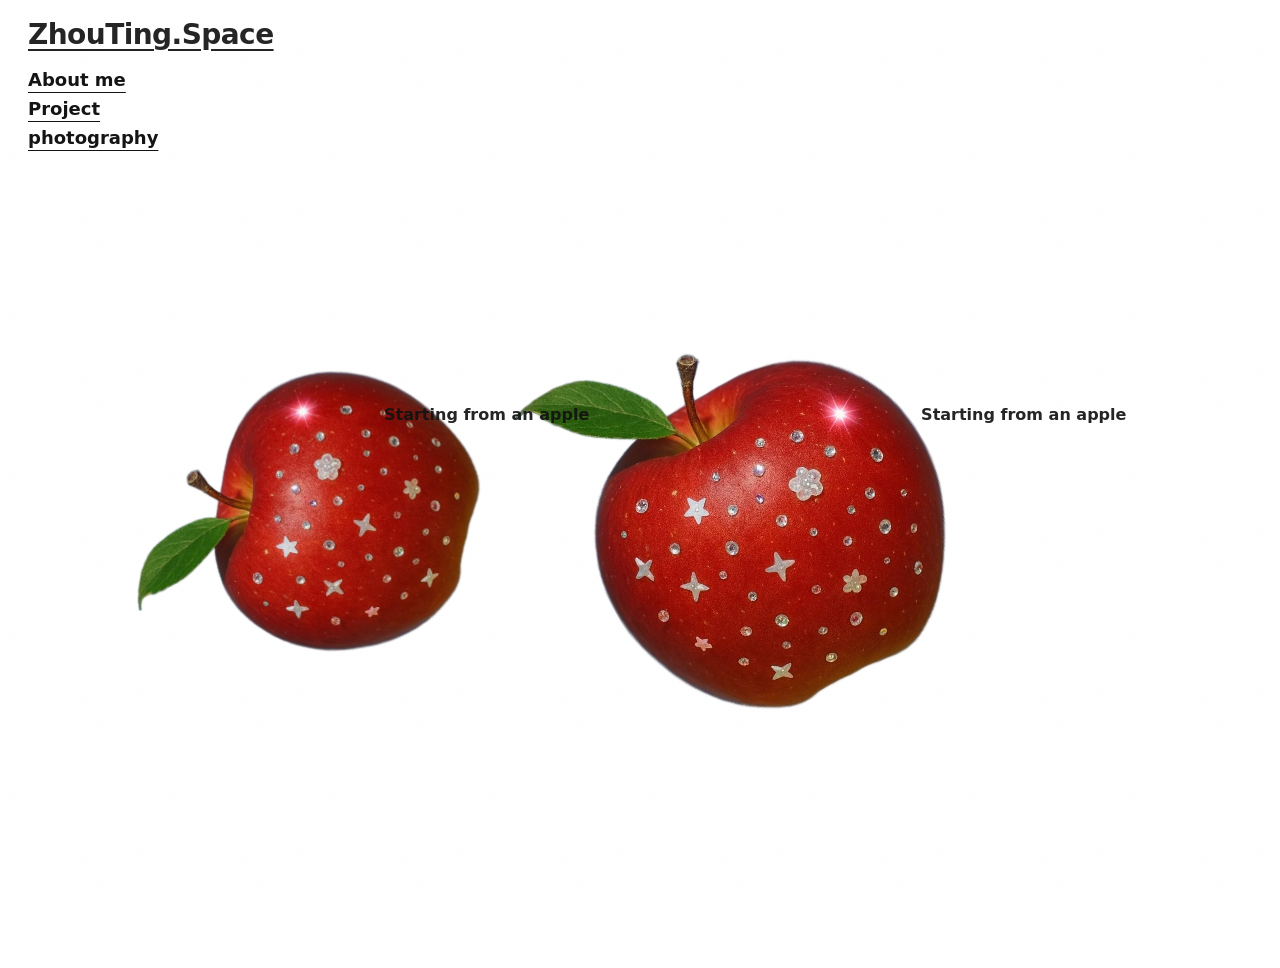
<file: index.html>
<!doctype html>
<html lang="zh-Hans">
  <head>
    <meta charset="UTF-8" />
    <meta name="viewport" content="width=device-width, initial-scale=1.0" />
    <meta name="description" content="个人作品集｜平面设计" />
    <title>Portfolio</title>
    <link rel="preload" href="./assets/avatar.svg" as="image" type="image/svg+xml" />
    <link rel="stylesheet" href="./styles.css" />
  </head>
  <body data-cursor-stage="0" data-home-bounce="1">
    <div class="noise" aria-hidden="true"></div>
    <div class="cursor" aria-hidden="true">
      <div class="cursor__core"></div>
      <img class="cursor__avatar is-apple" src="./assets/cursor-apple-0.svg" alt="" />
      <div class="cursor__label"></div>
    </div>
    <main class="homeDock wrap" data-home-drop="1">
      <aside class="homeDock__nav" aria-label="Navigation">
        <a class="homeDock__brand" href="./index.html" data-cursor="Home">ZhouTing.Space</a>
        <nav class="homeDock__links">
          <a href="./about.html" data-transition="wipe" data-accent="#FFB86B" data-cursor="About">About me</a>
          <a href="./projects.html" data-transition="wipe" data-accent="#B7FF5A" data-cursor="Project">Project</a>
          <a href="./photo.html" data-transition="pulse" data-accent="#7C6CFF" data-cursor="Photo">photography</a>
        </nav>
      </aside>

      <section class="homeDock__stage" aria-label="Home apples">
        <div class="homeDrop">
          <div class="homeDrop__text tL">Starting from an apple</div>
          <div class="homeDrop__text tR">Starting from an apple</div>

          <img class="dropApple mid" src="./assets/projects/apple-full.png" alt="" aria-hidden="true" draggable="false" />
          <img class="dropApple bot" src="./assets/projects/apple-full.png" alt="" aria-hidden="true" draggable="false" />
        </div>
      </section>
    </main>

    <div class="transition" aria-hidden="true">
      <div class="transition__layer"></div>
      <div class="transition__grain"></div>
    </div>

    <script src="./app.js" defer></script>
  </body>
</html>
</file>
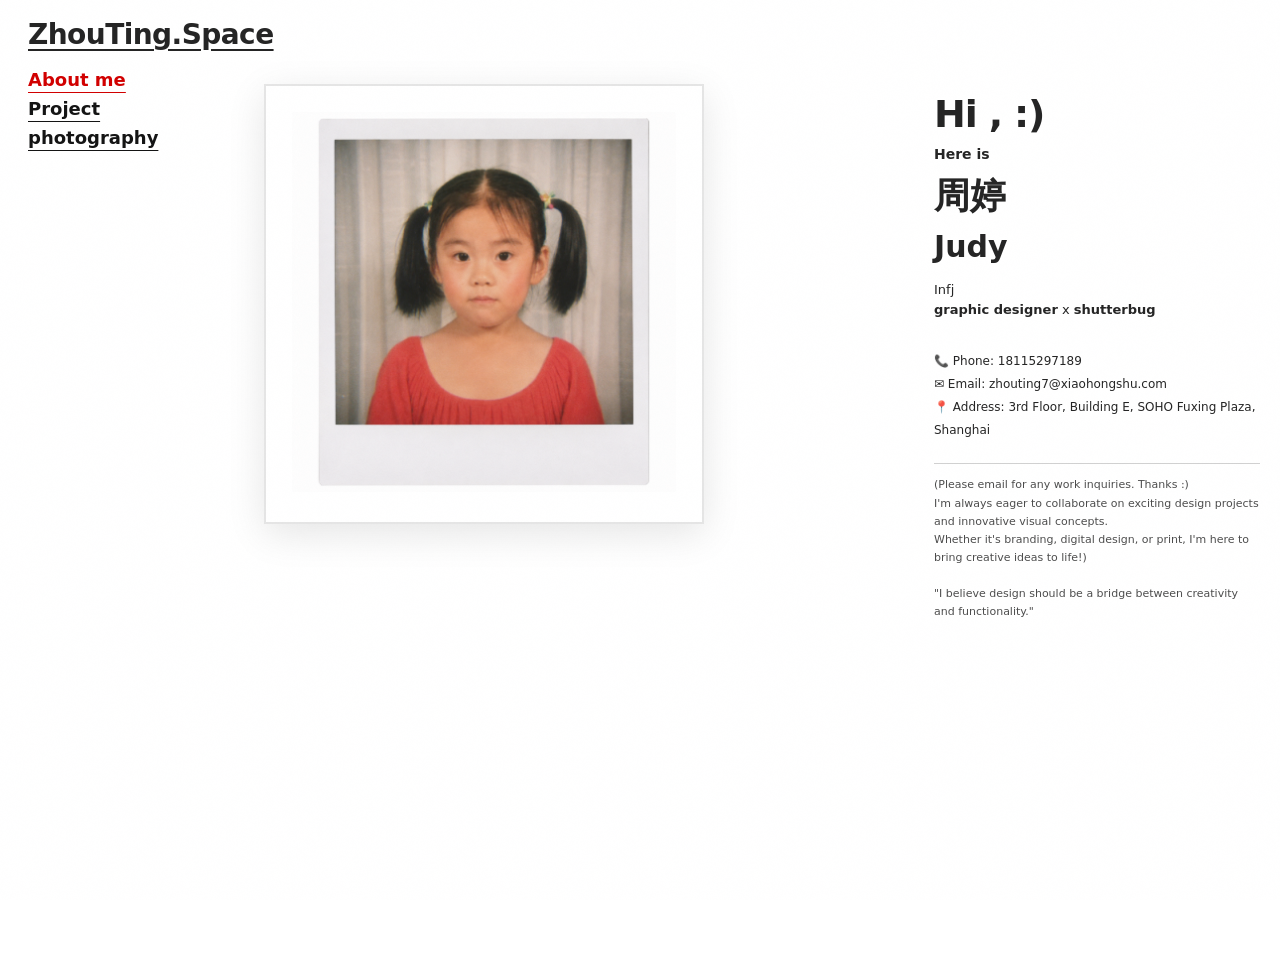
<file: about.html>
<!doctype html>
<html lang="zh-Hans">
  <head>
    <meta charset="UTF-8" />
    <meta name="viewport" content="width=device-width, initial-scale=1.0" />
    <meta name="description" content="关于我｜平面设计作品集" />
    <title>About me · ZhouTing.Space</title>
    <link rel="stylesheet" href="./styles.css" />
  </head>
  <body data-accent="#B7FF5A" data-cursor-stage="1">
    <div class="noise" aria-hidden="true"></div>
    <div class="cursor" aria-hidden="true">
      <div class="cursor__core"></div>
      <img class="cursor__avatar is-apple" src="./assets/cursor-apple-0.svg" alt="" />
      <div class="cursor__label"></div>
    </div>

    <main class="aboutPage wrap">
      <aside class="aboutNav" aria-label="Navigation">
        <a class="aboutNav__brand" href="./index.html" data-cursor="Home">ZhouTing.Space</a>
        <nav class="aboutNav__links">
          <a class="is-active" href="./about.html" data-cursor="About">About me</a>
          <a href="./projects.html" data-transition="wipe" data-accent="#B7FF5A" data-cursor="Project">Project</a>
          <a href="./photo.html" data-transition="pulse" data-accent="#7C6CFF" data-cursor="Photo">photography</a>
        </nav>
      </aside>

      <section class="aboutStage" aria-label="About content">
        <div class="aboutGrid">
          <div class="aboutPhoto" data-cursor="Smile">
            <div class="aboutPhoto__frame" aria-label="Portrait">
              <img class="aboutPhoto__img is-base" src="./assets/projects/about-plain.png" alt="Portrait" draggable="false" />
              <img class="aboutPhoto__img is-hover" src="./assets/projects/about-smile.png" alt="" aria-hidden="true" draggable="false" />
            </div>
          </div>

          <div class="aboutInfo">
            <div class="aboutInfo__hello">Hi , :)</div>
            <div class="aboutInfo__here">Here is</div>
            <div class="aboutInfo__cn">周婷</div>
            <div class="aboutInfo__name">Judy</div>

            <div class="aboutInfo__meta">
              <div>Infj</div>
              <div><b>graphic designer</b> x <b>shutterbug</b></div>
            </div>

            <div class="aboutInfo__contact">
              <div>📞 Phone: 18115297189</div>
              <div>✉️ Email: zhouting7@xiaohongshu.com</div>
              <div>📍 Address: 3rd Floor, Building E, SOHO Fuxing Plaza, Shanghai</div>
            </div>

            <div class="aboutInfo__line"></div>

            <div class="aboutInfo__note">
              (Please email for any work inquiries. Thanks :)<br />
              I'm always eager to collaborate on exciting design projects and innovative visual concepts.<br />
              Whether it's branding, digital design, or print, I'm here to bring creative ideas to life!)<br /><br />
              "I believe design should be a bridge between creativity and functionality."
            </div>
          </div>
        </div>
      </section>
    </main>

    <div class="transition" aria-hidden="true">
      <div class="transition__layer"></div>
      <div class="transition__grain"></div>
    </div>

    <script src="./app.js" defer></script>
  </body>
</html>
</file>
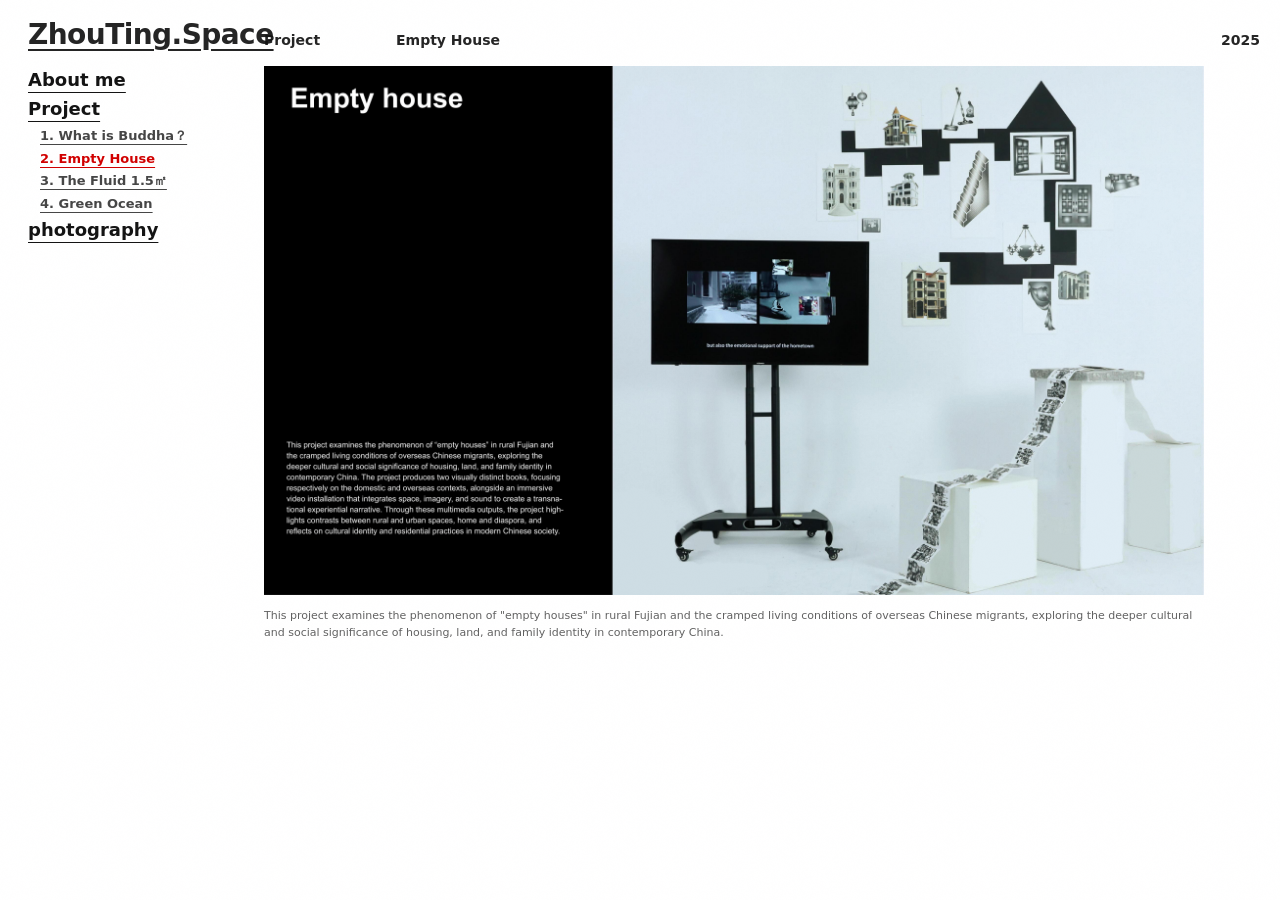
<file: empty-house-preview.html>
<!doctype html>
<html lang="zh-Hans">
  <head>
    <meta charset="UTF-8" />
    <meta name="viewport" content="width=device-width, initial-scale=1.0" />
    <meta name="description" content="Empty House · ZhouTing.Space" />
    <title>Empty House · ZhouTing.Space</title>
    <link rel="stylesheet" href="./styles.css" />
  </head>
  <body data-accent="#7C6CFF" data-cursor-stage="2">
    <div class="noise" aria-hidden="true"></div>

    <div class="cursor" aria-hidden="true">
      <div class="cursor__core"></div>
      <img class="cursor__avatar is-apple" src="./assets/cursor-apple-0.svg" alt="" />
      <div class="cursor__label"></div>
    </div>

    <main class="dock wrap">
      <aside class="dock__nav">
        <div class="dock__brand">
          <a class="dock__title" href="./index.html" data-cursor="Home">ZhouTing.Space</a>
        </div>

        <nav class="dock__links" aria-label="Site">
          <a href="./about.html" data-transition="wipe" data-accent="#FFB86B" data-cursor="About">About me</a>

          <div class="dock__group">
            <a href="./project-preview.html" data-transition="wipe" data-accent="#B7FF5A" data-cursor="Project">Project</a>
            <div class="dock__list" aria-label="Project list">
              <a href="./project-preview.html" data-transition="wipe" data-accent="#B7FF5A" data-cursor="Open">1. What is Buddha？</a>
              <a href="./empty-house-preview.html" class="is-active" data-cursor="Open">2. Empty House</a>
              <a href="./fluid-preview.html" data-transition="iris" data-accent="#FF4BD8" data-cursor="Open">3. The Fluid 1.5㎡</a>
              <a href="./green-ocean-preview.html" data-transition="pulse" data-accent="#FFB86B" data-cursor="Open">4. Green Ocean</a>
            </div>
          </div>

          <a href="./photo.html" data-transition="pulse" data-accent="#7C6CFF" data-cursor="Photo">photography</a>
        </nav>
      </aside>

      <section class="dock__stage projPrev" aria-label="Project preview">
        <header class="projPrev__head">
          <div class="projPrev__crumb">Project</div>
          <div class="projPrev__title">Empty House</div>
          <div class="projPrev__year">2025</div>
        </header>

        <div
          class="wheelGallery"
          data-wheel-gallery="1"
          data-images="./assets/projects/p2/01.jpg,./assets/projects/p2/02.jpg,./assets/projects/p2/03.jpg,./assets/projects/p2/04.jpg,./assets/projects/p2/05.jpg,./assets/projects/p2/06.jpg"
          data-cursor="Scroll"
        >
          <img class="wheelGallery__img" src="./assets/projects/p2/01.jpg" alt="" />
        </div>

        <div class="projPrev__caption" data-only-first="1">
          This project examines the phenomenon of "empty houses" in rural Fujian and the cramped living conditions of overseas Chinese migrants,
          exploring the deeper cultural and social significance of housing, land, and family identity in contemporary China.
        </div>
      </section>
    </main>

    <div class="transition" aria-hidden="true">
      <div class="transition__layer"></div>
      <div class="transition__grain"></div>
    </div>

    <script src="./app.js" defer></script>
  </body>
</html>
</file>
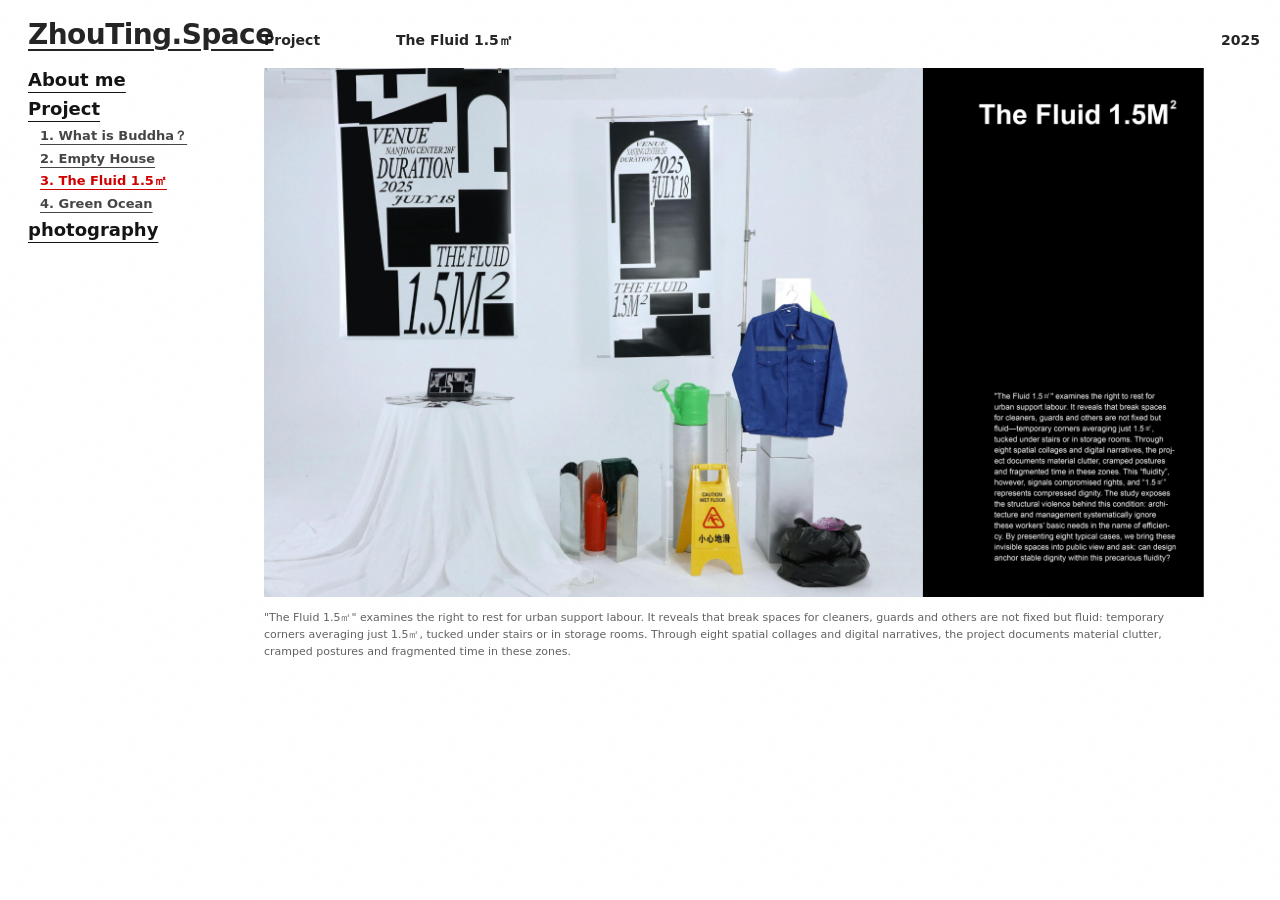
<file: fluid-preview.html>
<!doctype html>
<html lang="zh-Hans">
  <head>
    <meta charset="UTF-8" />
    <meta name="viewport" content="width=device-width, initial-scale=1.0" />
    <meta name="description" content="The Fluid 1.5㎡ · ZhouTing.Space" />
    <title>The Fluid 1.5㎡ · ZhouTing.Space</title>
    <link rel="stylesheet" href="./styles.css" />
  </head>
  <body data-accent="#FF4BD8" data-cursor-stage="2">
    <div class="noise" aria-hidden="true"></div>

    <div class="cursor" aria-hidden="true">
      <div class="cursor__core"></div>
      <img class="cursor__avatar is-apple" src="./assets/cursor-apple-0.svg" alt="" />
      <div class="cursor__label"></div>
    </div>

    <main class="dock wrap">
      <aside class="dock__nav">
        <div class="dock__brand">
          <a class="dock__title" href="./index.html" data-cursor="Home">ZhouTing.Space</a>
        </div>

        <nav class="dock__links" aria-label="Site">
          <a href="./about.html" data-transition="wipe" data-accent="#FFB86B" data-cursor="About">About me</a>

          <div class="dock__group">
            <a href="./project-preview.html" data-transition="wipe" data-accent="#B7FF5A" data-cursor="Project">Project</a>
            <div class="dock__list" aria-label="Project list">
              <a href="./project-preview.html" data-transition="wipe" data-accent="#B7FF5A" data-cursor="Open">1. What is Buddha？</a>
              <a href="./empty-house-preview.html" data-transition="shard" data-accent="#7C6CFF" data-cursor="Open">2. Empty House</a>
              <a href="./fluid-preview.html" class="is-active" data-cursor="Open">3. The Fluid 1.5㎡</a>
              <a href="./green-ocean-preview.html" data-transition="pulse" data-accent="#FFB86B" data-cursor="Open">4. Green Ocean</a>
            </div>
          </div>

          <a href="./photo.html" data-transition="pulse" data-accent="#7C6CFF" data-cursor="Photo">photography</a>
        </nav>
      </aside>

      <section class="dock__stage projPrev" aria-label="Project preview">
        <header class="projPrev__head">
          <div class="projPrev__crumb">Project</div>
          <div class="projPrev__title">The Fluid 1.5㎡</div>
          <div class="projPrev__year">2025</div>
        </header>

        <div
          class="wheelGallery"
          data-wheel-gallery="1"
          data-images="./assets/projects/p3/01.jpg,./assets/projects/p3/02.jpg,./assets/projects/p3/03.jpg,./assets/projects/p3/04.jpg,./assets/projects/p3/05.jpg,./assets/projects/p3/06.jpg"
          data-cursor="Scroll"
        >
          <img class="wheelGallery__img" src="./assets/projects/p3/01.jpg" alt="" />
        </div>

        <div class="projPrev__caption" data-only-first="1">
          "The Fluid 1.5㎡" examines the right to rest for urban support labour. It reveals that break spaces for cleaners, guards and others are not
          fixed but fluid: temporary corners averaging just 1.5㎡, tucked under stairs or in storage rooms. Through eight spatial collages and digital
          narratives, the project documents material clutter, cramped postures and fragmented time in these zones.
        </div>
      </section>
    </main>

    <div class="transition" aria-hidden="true">
      <div class="transition__layer"></div>
      <div class="transition__grain"></div>
    </div>

    <script src="./app.js" defer></script>
  </body>
</html>
</file>
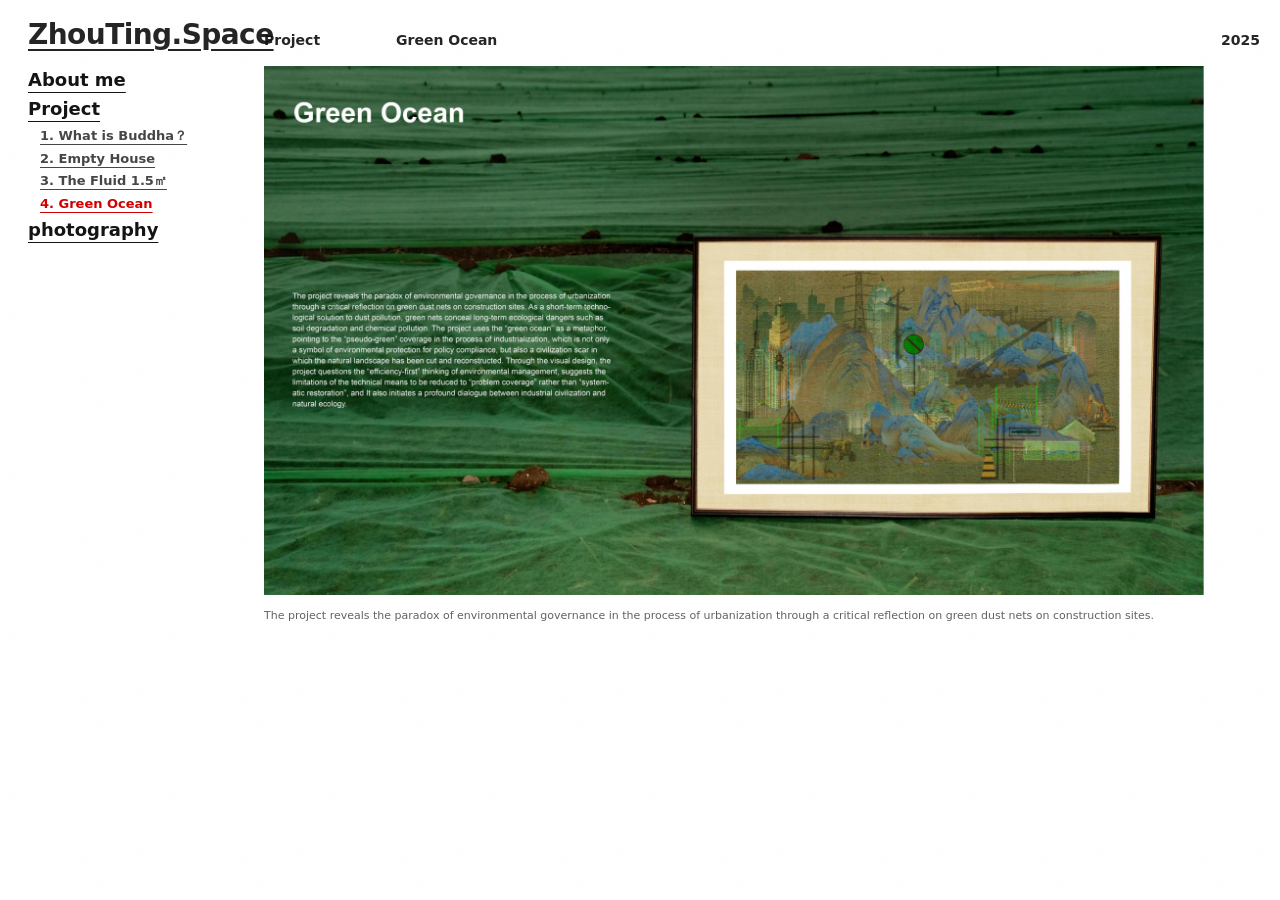
<file: green-ocean-preview.html>
<!doctype html>
<html lang="zh-Hans">
  <head>
    <meta charset="UTF-8" />
    <meta name="viewport" content="width=device-width, initial-scale=1.0" />
    <meta name="description" content="Green Ocean · ZhouTing.Space" />
    <title>Green Ocean · ZhouTing.Space</title>
    <link rel="stylesheet" href="./styles.css" />
  </head>
  <body data-accent="#FFB86B" data-cursor-stage="2">
    <div class="noise" aria-hidden="true"></div>

    <div class="cursor" aria-hidden="true">
      <div class="cursor__core"></div>
      <img class="cursor__avatar is-apple" src="./assets/cursor-apple-0.svg" alt="" />
      <div class="cursor__label"></div>
    </div>

    <main class="dock wrap">
      <aside class="dock__nav">
        <div class="dock__brand">
          <a class="dock__title" href="./index.html" data-cursor="Home">ZhouTing.Space</a>
        </div>

        <nav class="dock__links" aria-label="Site">
          <a href="./about.html" data-transition="wipe" data-accent="#FFB86B" data-cursor="About">About me</a>

          <div class="dock__group">
            <a href="./project-preview.html" data-transition="wipe" data-accent="#B7FF5A" data-cursor="Project">Project</a>
            <div class="dock__list" aria-label="Project list">
              <a href="./project-preview.html" data-transition="wipe" data-accent="#B7FF5A" data-cursor="Open">1. What is Buddha？</a>
              <a href="./empty-house-preview.html" data-transition="shard" data-accent="#7C6CFF" data-cursor="Open">2. Empty House</a>
              <a href="./fluid-preview.html" data-transition="iris" data-accent="#FF4BD8" data-cursor="Open">3. The Fluid 1.5㎡</a>
              <a href="./green-ocean-preview.html" class="is-active" data-cursor="Open">4. Green Ocean</a>
            </div>
          </div>

          <a href="./photo.html" data-transition="pulse" data-accent="#7C6CFF" data-cursor="Photo">photography</a>
        </nav>
      </aside>

      <section class="dock__stage projPrev" aria-label="Project preview">
        <header class="projPrev__head">
          <div class="projPrev__crumb">Project</div>
          <div class="projPrev__title">Green Ocean</div>
          <div class="projPrev__year">2025</div>
        </header>

        <div
          class="wheelGallery"
          data-wheel-gallery="1"
          data-images="./assets/projects/p4/01.jpg,./assets/projects/p4/02.jpg,./assets/projects/p4/03.jpg,./assets/projects/p4/04.jpg,./assets/projects/p4/05.jpg,./assets/projects/p4/06.jpg,./assets/projects/p4/07.jpg,./assets/projects/p4/08.jpg"
          data-cursor="Scroll"
        >
          <img class="wheelGallery__img" src="./assets/projects/p4/01.jpg" alt="" />
        </div>

        <div class="projPrev__caption" data-only-first="1">
          The project reveals the paradox of environmental governance in the process of urbanization through a critical reflection on green dust nets on
          construction sites.
        </div>
      </section>
    </main>

    <div class="transition" aria-hidden="true">
      <div class="transition__layer"></div>
      <div class="transition__grain"></div>
    </div>

    <script src="./app.js" defer></script>
  </body>
</html>
</file>
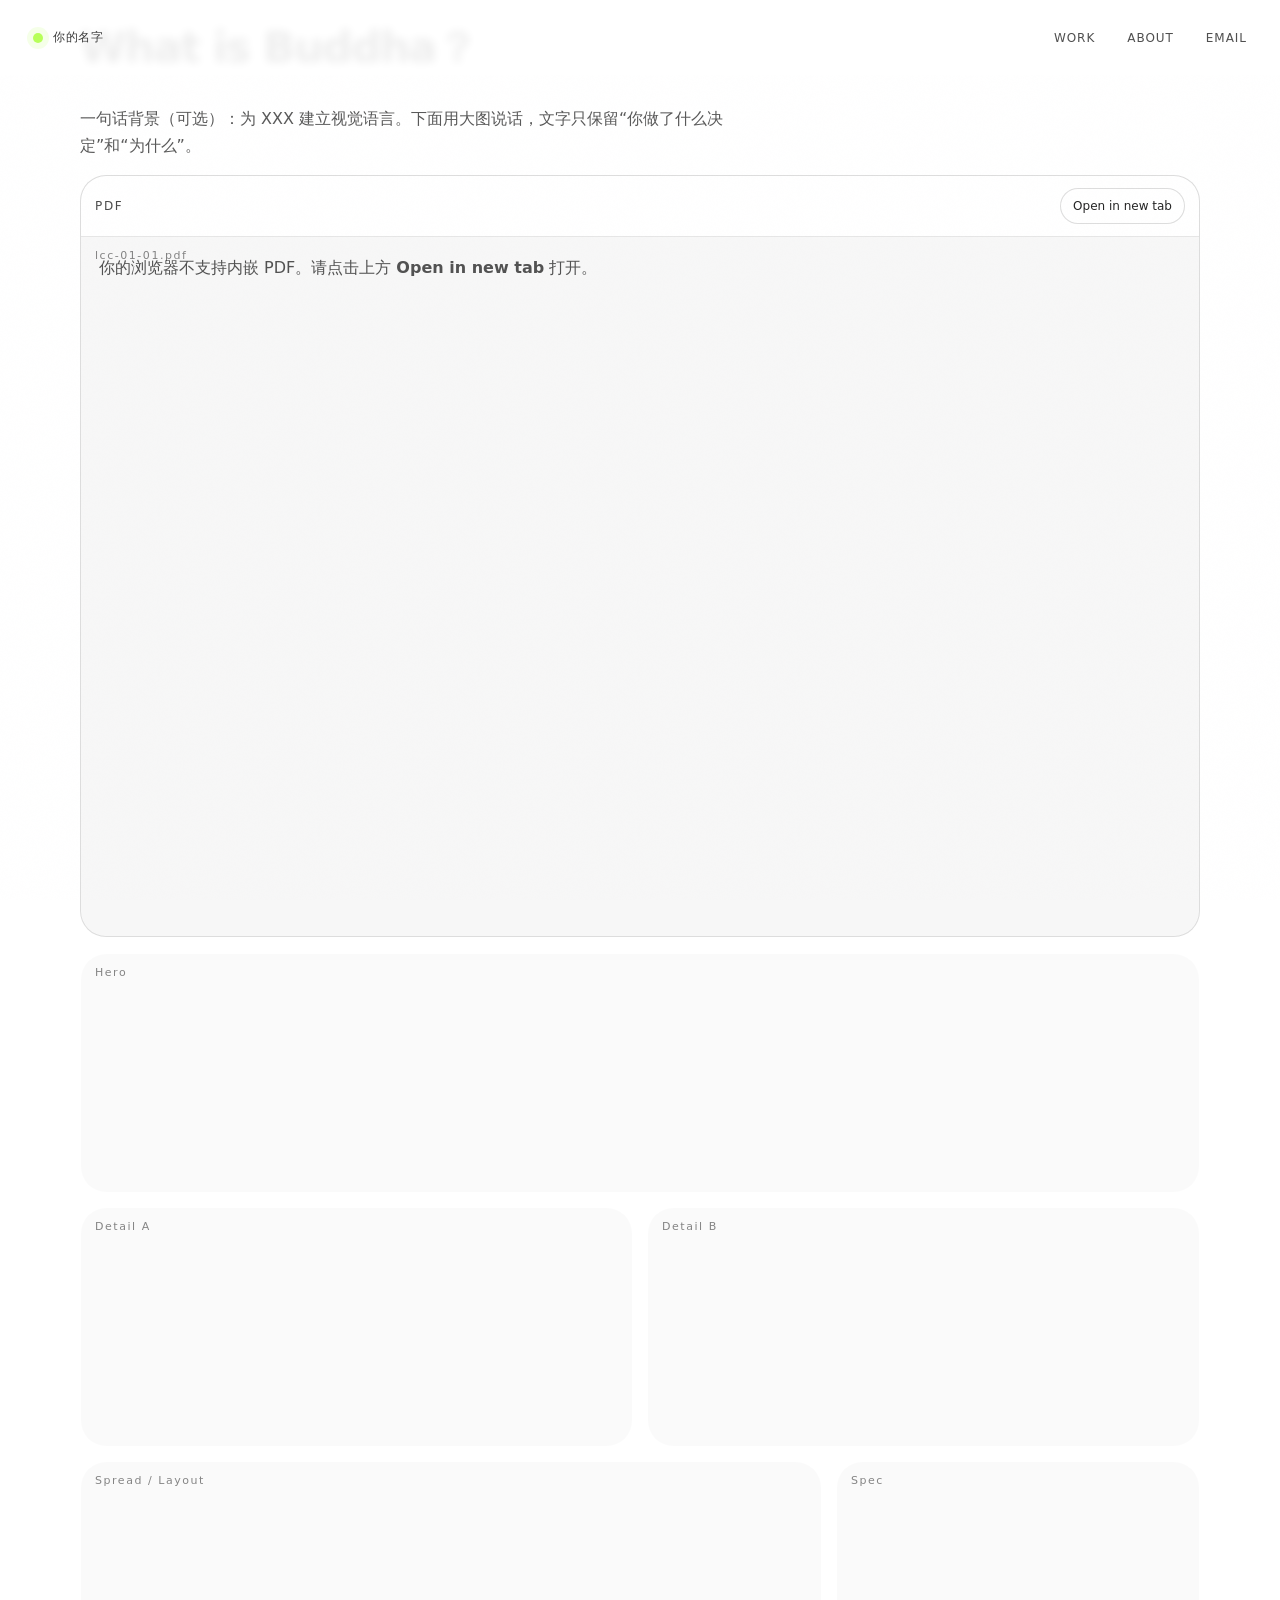
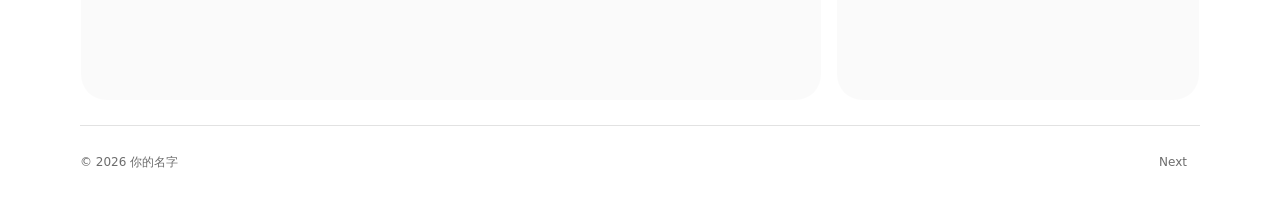
<file: project-01.html>
<!doctype html>
<html lang="zh-Hans">
  <head>
    <meta charset="UTF-8" />
    <meta name="viewport" content="width=device-width, initial-scale=1.0" />
    <meta name="description" content="What is Buddha？ · Portfolio" />
    <title>What is Buddha？ · Portfolio</title>
    <link rel="stylesheet" href="../styles.css" />
  </head>
  <body data-accent="#B7FF5A" data-cursor-stage="2">
    <div class="noise" aria-hidden="true"></div>
    <div class="cursor" aria-hidden="true">
      <div class="cursor__core"></div>
      <img class="cursor__avatar is-apple" src="../assets/cursor-apple-0.svg" alt="" />
      <div class="cursor__label"></div>
    </div>

    <header class="top">
      <a class="brand" href="../" data-transition="iris" data-accent="#B7FF5A" data-cursor="Home">
        <span class="brand__dot" aria-hidden="true"></span>
        <span class="brand__text">你的名字</span>
      </a>

      <nav class="nav">
        <a class="nav__link" href="../#work" data-transition="iris" data-accent="#B7FF5A" data-cursor="Work">Work</a>
        <a class="nav__link" href="../about.html" data-transition="wipe" data-accent="#7C6CFF" data-cursor="About">About</a>
        <a class="nav__link" href="mailto:you@email.com" data-cursor="Email">Email</a>
      </nav>
    </header>

    <main class="wrap project">
      <section class="project__head">
        <h1 class="project__title">What is Buddha？</h1>
        <div class="project__hint">Buddha head / absurd index / image-first</div>
      </section>

      <p class="project__text">
        一句话背景（可选）：为 XXX 建立视觉语言。下面用大图说话，文字只保留“你做了什么决定”和“为什么”。
      </p>

      <section class="pdfBlock" aria-label="PDF preview">
        <div class="pdfBlock__head">
          <div class="pdfBlock__title">PDF</div>
          <a class="pdfBlock__link" href="../assets/projects/lcc-01-01.pdf" target="_blank" rel="noreferrer" data-cursor="Open PDF"
            >Open in new tab</a
          >
        </div>
        <div class="pdfBlock__frame" data-label="lcc-01-01.pdf">
          <object data="../assets/projects/lcc-01-01.pdf" type="application/pdf" class="pdfBlock__object">
            <div class="pdfBlock__fallback">
              你的浏览器不支持内嵌 PDF。请点击上方 <b>Open in new tab</b> 打开。
            </div>
          </object>
        </div>
      </section>

      <section class="project__grid" aria-label="Gallery">
        <div class="shot span-12" data-label="Hero"></div>
        <div class="shot span-6" data-label="Detail A"></div>
        <div class="shot span-6" data-label="Detail B"></div>
        <div class="shot span-8" data-label="Spread / Layout"></div>
        <div class="shot span-4" data-label="Spec"></div>
      </section>

      <footer class="foot">
        <div class="foot__left">
          <span class="foot__tag">© <span data-year></span> 你的名字</span>
        </div>
        <div class="foot__right">
          <a class="foot__link" href="./project-02.html" data-transition="wipe" data-accent="#7C6CFF" data-cursor="Next"
            >Next</a
          >
        </div>
      </footer>
    </main>

    <div class="transition" aria-hidden="true">
      <div class="transition__layer"></div>
      <div class="transition__grain"></div>
    </div>

    <script src="../app.js" defer></script>
  </body>
</html>
</file>
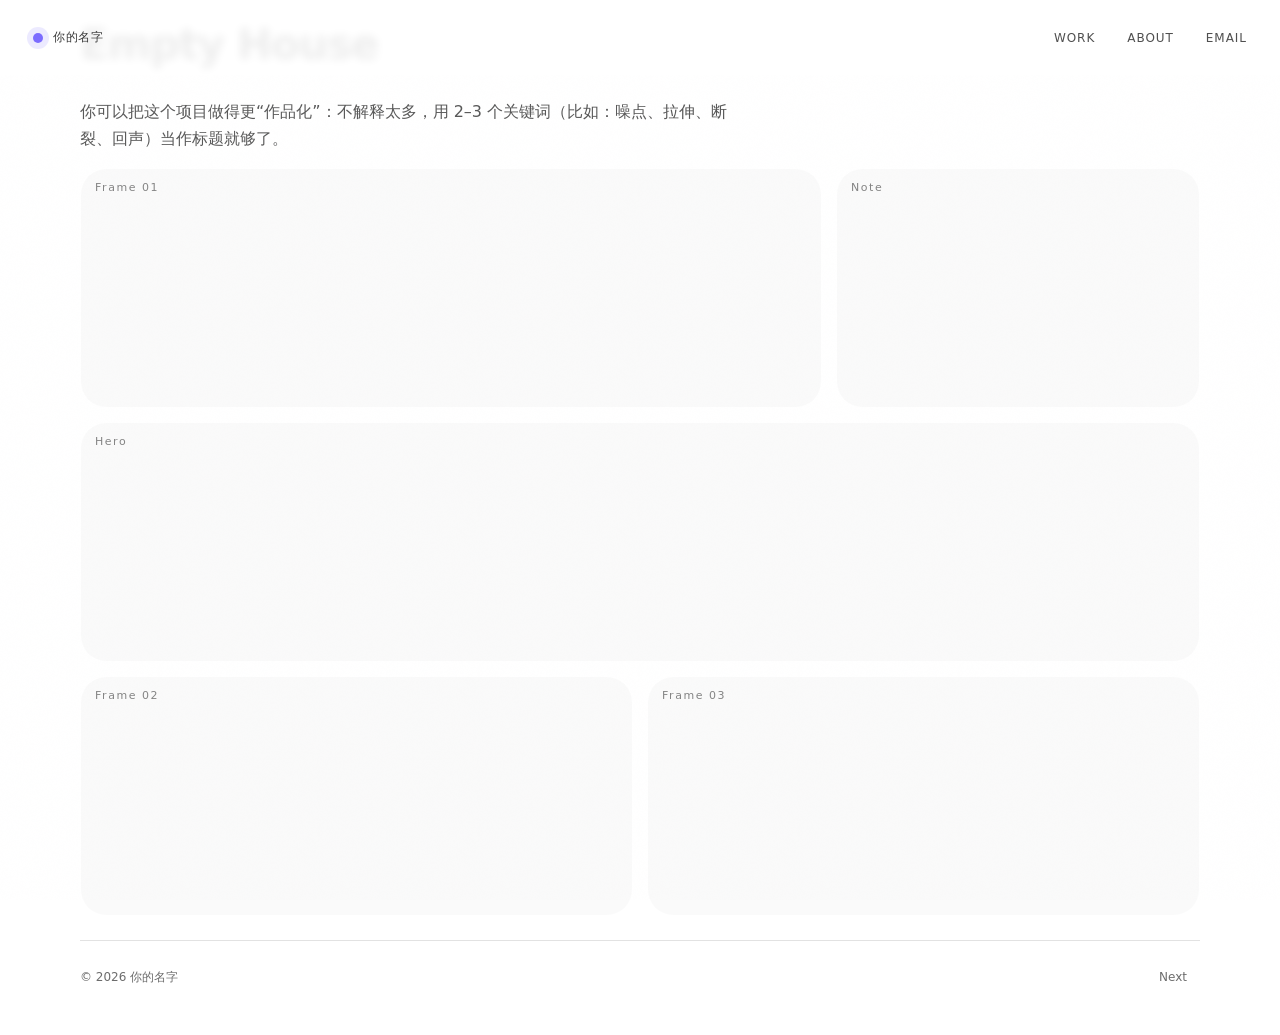
<file: project-02.html>
<!doctype html>
<html lang="zh-Hans">
  <head>
    <meta charset="UTF-8" />
    <meta name="viewport" content="width=device-width, initial-scale=1.0" />
    <meta name="description" content="Empty House · Portfolio" />
    <title>Empty House · Portfolio</title>
    <link rel="stylesheet" href="../styles.css" />
  </head>
  <body data-accent="#7C6CFF" data-cursor-stage="2">
    <div class="noise" aria-hidden="true"></div>
    <div class="cursor" aria-hidden="true">
      <div class="cursor__core"></div>
      <img class="cursor__avatar is-apple" src="../assets/cursor-apple-0.svg" alt="" />
      <div class="cursor__label"></div>
    </div>

    <header class="top">
      <a class="brand" href="../" data-transition="wipe" data-accent="#7C6CFF" data-cursor="Home">
        <span class="brand__dot" aria-hidden="true"></span>
        <span class="brand__text">你的名字</span>
      </a>

      <nav class="nav">
        <a class="nav__link" href="../#work" data-transition="wipe" data-accent="#7C6CFF" data-cursor="Work">Work</a>
        <a class="nav__link" href="../about.html" data-transition="pulse" data-accent="#FFB86B" data-cursor="About"
          >About</a
        >
        <a class="nav__link" href="mailto:you@email.com" data-cursor="Email">Email</a>
      </nav>
    </header>

    <main class="wrap project">
      <section class="project__head">
        <h1 class="project__title">Empty House</h1>
        <div class="project__hint">Villa / hollow scene / quiet weird</div>
      </section>

      <p class="project__text">
        你可以把这个项目做得更“作品化”：不解释太多，用 2–3 个关键词（比如：噪点、拉伸、断裂、回声）当作标题就够了。
      </p>

      <section class="project__grid" aria-label="Gallery">
        <div class="shot span-8" data-label="Frame 01"></div>
        <div class="shot span-4" data-label="Note"></div>
        <div class="shot span-12" data-label="Hero"></div>
        <div class="shot span-6" data-label="Frame 02"></div>
        <div class="shot span-6" data-label="Frame 03"></div>
      </section>

      <footer class="foot">
        <div class="foot__left">
          <span class="foot__tag">© <span data-year></span> 你的名字</span>
        </div>
        <div class="foot__right">
          <a class="foot__link" href="./project-03.html" data-transition="shard" data-accent="#FF4BD8" data-cursor="Next"
            >Next</a
          >
        </div>
      </footer>
    </main>

    <div class="transition" aria-hidden="true">
      <div class="transition__layer"></div>
      <div class="transition__grain"></div>
    </div>

    <script src="../app.js" defer></script>
  </body>
</html>
</file>
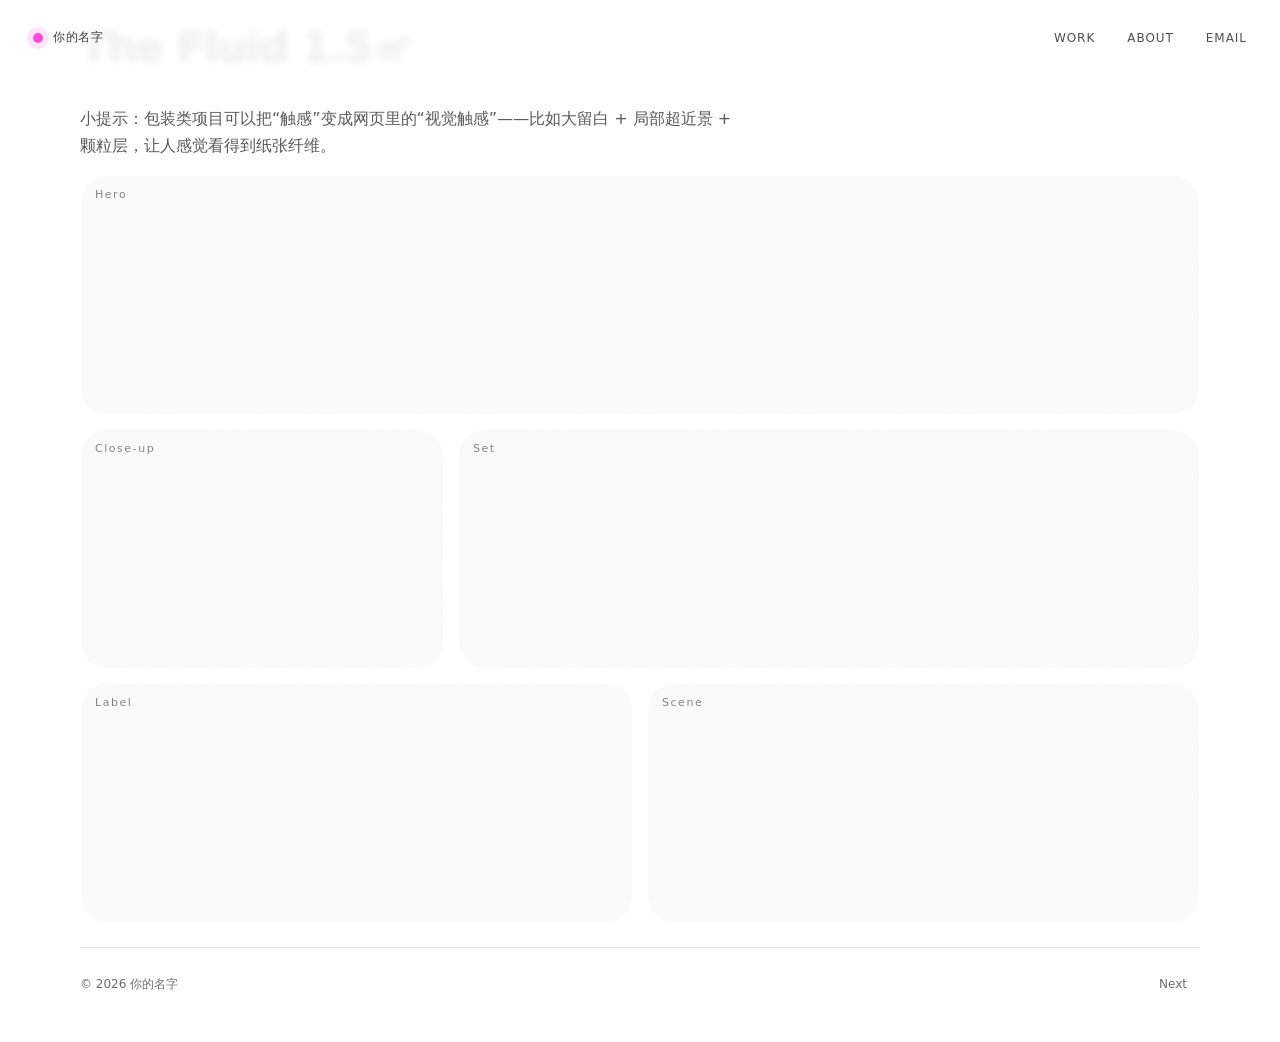
<file: project-03.html>
<!doctype html>
<html lang="zh-Hans">
  <head>
    <meta charset="UTF-8" />
    <meta name="viewport" content="width=device-width, initial-scale=1.0" />
    <meta name="description" content="The Fluid 1.5㎡ · Portfolio" />
    <title>The Fluid 1.5㎡ · Portfolio</title>
    <link rel="stylesheet" href="../styles.css" />
  </head>
  <body data-accent="#FF4BD8" data-cursor-stage="2">
    <div class="noise" aria-hidden="true"></div>
    <div class="cursor" aria-hidden="true">
      <div class="cursor__core"></div>
      <img class="cursor__avatar is-apple" src="../assets/cursor-apple-0.svg" alt="" />
      <div class="cursor__label"></div>
    </div>

    <header class="top">
      <a class="brand" href="../" data-transition="shard" data-accent="#FF4BD8" data-cursor="Home">
        <span class="brand__dot" aria-hidden="true"></span>
        <span class="brand__text">你的名字</span>
      </a>

      <nav class="nav">
        <a class="nav__link" href="../#work" data-transition="shard" data-accent="#FF4BD8" data-cursor="Work">Work</a>
        <a class="nav__link" href="../about.html" data-transition="wipe" data-accent="#7C6CFF" data-cursor="About"
          >About</a
        >
        <a class="nav__link" href="mailto:you@email.com" data-cursor="Email">Email</a>
      </nav>
    </header>

    <main class="wrap project">
      <section class="project__head">
        <h1 class="project__title">The Fluid 1.5㎡</h1>
        <div class="project__hint">1.5㎡ / fluid / object</div>
      </section>

      <p class="project__text">
        小提示：包装类项目可以把“触感”变成网页里的“视觉触感”——比如大留白 + 局部超近景 + 颗粒层，让人感觉看得到纸张纤维。
      </p>

      <section class="project__grid" aria-label="Gallery">
        <div class="shot span-12" data-label="Hero"></div>
        <div class="shot span-4" data-label="Close-up"></div>
        <div class="shot span-8" data-label="Set"></div>
        <div class="shot span-6" data-label="Label"></div>
        <div class="shot span-6" data-label="Scene"></div>
      </section>

      <footer class="foot">
        <div class="foot__left">
          <span class="foot__tag">© <span data-year></span> 你的名字</span>
        </div>
        <div class="foot__right">
          <a class="foot__link" href="./project-04.html" data-transition="pulse" data-accent="#FFB86B" data-cursor="Next"
            >Next</a
          >
        </div>
      </footer>
    </main>

    <div class="transition" aria-hidden="true">
      <div class="transition__layer"></div>
      <div class="transition__grain"></div>
    </div>

    <script src="../app.js" defer></script>
  </body>
</html>
</file>
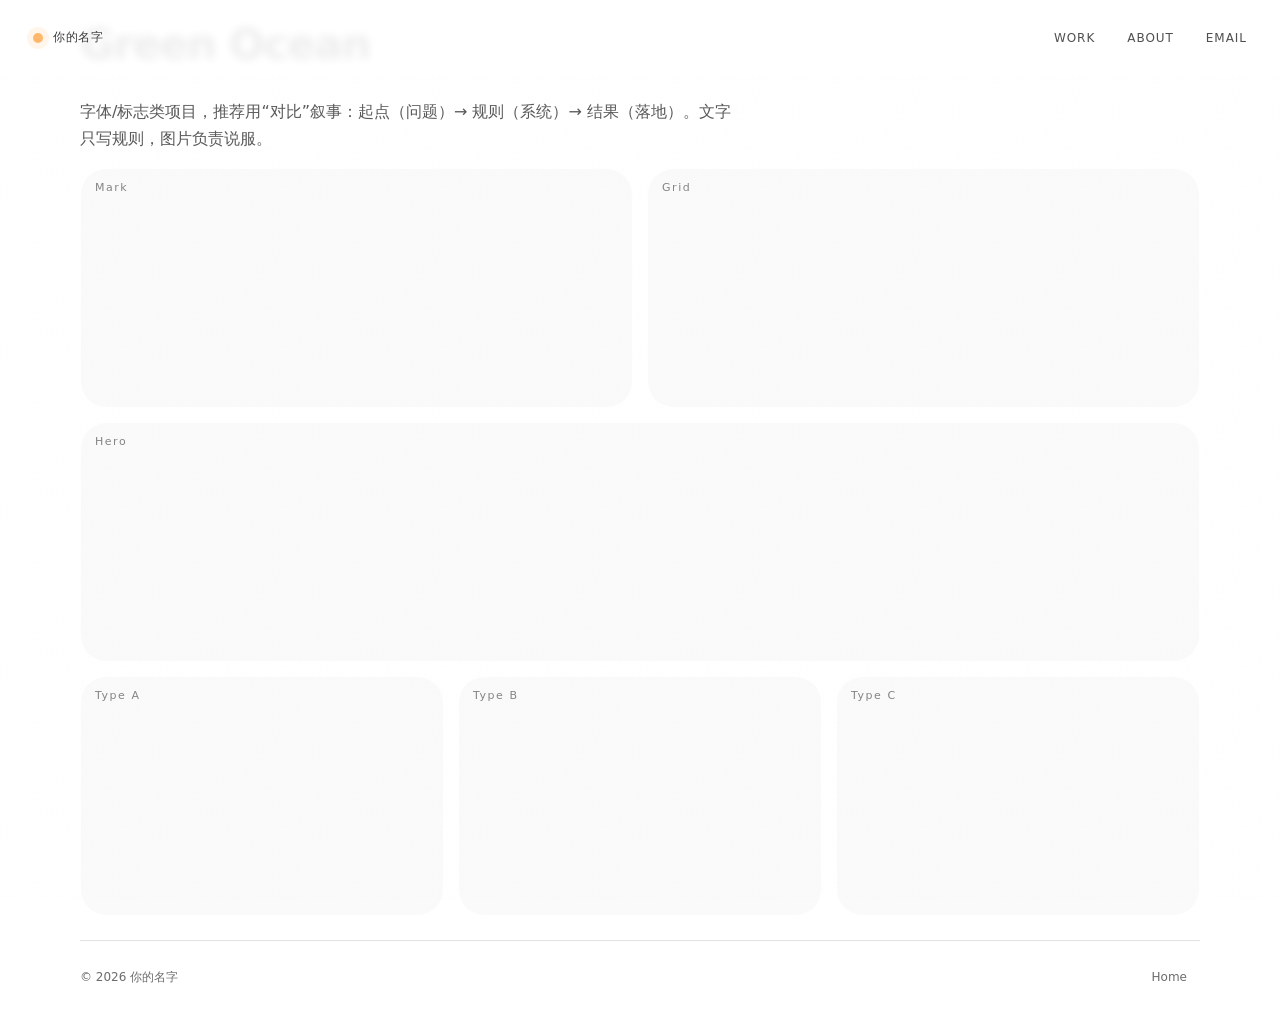
<file: project-04.html>
<!doctype html>
<html lang="zh-Hans">
  <head>
    <meta charset="UTF-8" />
    <meta name="viewport" content="width=device-width, initial-scale=1.0" />
    <meta name="description" content="Green Ocean · Portfolio" />
    <title>Green Ocean · Portfolio</title>
    <link rel="stylesheet" href="../styles.css" />
  </head>
  <body data-accent="#FFB86B" data-cursor-stage="2">
    <div class="noise" aria-hidden="true"></div>
    <div class="cursor" aria-hidden="true">
      <div class="cursor__core"></div>
      <img class="cursor__avatar is-apple" src="../assets/cursor-apple-0.svg" alt="" />
      <div class="cursor__label"></div>
    </div>

    <header class="top">
      <a class="brand" href="../" data-transition="pulse" data-accent="#FFB86B" data-cursor="Home">
        <span class="brand__dot" aria-hidden="true"></span>
        <span class="brand__text">你的名字</span>
      </a>

      <nav class="nav">
        <a class="nav__link" href="../#work" data-transition="pulse" data-accent="#FFB86B" data-cursor="Work">Work</a>
        <a class="nav__link" href="../about.html" data-transition="wipe" data-accent="#7C6CFF" data-cursor="About"
          >About</a
        >
        <a class="nav__link" href="mailto:you@email.com" data-cursor="Email">Email</a>
      </nav>
    </header>

    <main class="wrap project">
      <section class="project__head">
        <h1 class="project__title">Green Ocean</h1>
        <div class="project__hint">ocean / boundary / rules</div>
      </section>

      <p class="project__text">
        字体/标志类项目，推荐用“对比”叙事：起点（问题）→ 规则（系统）→ 结果（落地）。文字只写规则，图片负责说服。
      </p>

      <section class="project__grid" aria-label="Gallery">
        <div class="shot span-6" data-label="Mark"></div>
        <div class="shot span-6" data-label="Grid"></div>
        <div class="shot span-12" data-label="Hero"></div>
        <div class="shot span-4" data-label="Type A"></div>
        <div class="shot span-4" data-label="Type B"></div>
        <div class="shot span-4" data-label="Type C"></div>
      </section>

      <footer class="foot">
        <div class="foot__left">
          <span class="foot__tag">© <span data-year></span> 你的名字</span>
        </div>
        <div class="foot__right">
          <a class="foot__link" href="../" data-transition="iris" data-accent="#B7FF5A" data-cursor="Home">Home</a>
        </div>
      </footer>
    </main>

    <div class="transition" aria-hidden="true">
      <div class="transition__layer"></div>
      <div class="transition__grain"></div>
    </div>

    <script src="../app.js" defer></script>
  </body>
</html>
</file>
<file: styles.css>
:root{
  --bg:#ffffff;
  --fg:rgba(18,18,18,.92);
  --muted:rgba(18,18,18,.68);
  --dim:rgba(18,18,18,.12);
  --card:rgba(255,255,255,.78);
  --stroke:rgba(18,18,18,.12);
  --shadow: 0 18px 70px rgba(0,0,0,.18);
  --radius: 18px;
  --radius2: 26px;
  --accent:#B7FF5A;
  --ease: cubic-bezier(.2,.9,.15,1);
  --paper:#ffffff;
  --ink:#111111;
  --nav-left: 28px;
  --nav-top: 18px;
  --nav-width: 220px;
}

*{box-sizing:border-box}
html,body{height:100%}
body{
  margin:0;
  font-family: ui-sans-serif, system-ui, -apple-system, Segoe UI, Roboto, Helvetica, Arial, "PingFang SC", "Hiragino Sans GB", "Noto Sans CJK SC", "Microsoft YaHei", sans-serif;
  background: var(--bg);
  color:var(--fg);
  overflow-x:hidden;
}

a{color:inherit; text-decoration:none}

/* Unified navigation (fixed position across all pages) */
:is(.homeDock__nav, .aboutNav, .dock__nav){
  position: fixed !important;
  left: var(--nav-left) !important;
  top: var(--nav-top) !important;
  width: var(--nav-width) !important;
  z-index: 30;
  padding: 0 !important;
}
:is(.homeDock__brand, .aboutNav__brand, .dock__title){
  display:block;
  font-size: 28px;
  font-weight: 800;
  letter-spacing: -0.02em;
  text-decoration: underline;
  text-underline-offset: 5px;
}
:is(.homeDock__links, .aboutNav__links, .dock__links){
  margin-top: 18px;
  display:flex;
  flex-direction:column;
  gap: 8px;
}
:is(.homeDock__links a, .aboutNav__links a, .dock__links a){
  font-size: 18px;
  font-weight: 700;
  text-decoration: underline;
  text-underline-offset: 6px;
  width: fit-content;
  color: rgba(0,0,0,.92);
}
:is(.homeDock__links a.is-active, .aboutNav__links a.is-active, .dock__links a.is-active){
  color: #d10000;
}
:is(.dock__list a){
  font-size: 13px;
  font-weight: 650;
}

/* Unified stage offset (content should clear fixed nav) */
:is(.aboutStage, .dock__stage){
  margin-left: calc(var(--nav-width) + 24px);
}
@media (max-width: 980px){
  :is(.homeDock__nav, .aboutNav, .dock__nav){
    position: relative !important;
    left: auto !important;
    top: auto !important;
    width: auto !important;
    margin: 0 0 10px 0;
  }
  :is(.homeDock__stage, .aboutStage, .dock__stage){
    margin-left: 0;
  }
}

/* Home layout (strict white, like your reference) */
.homeDock.wrap{
  width:min(1240px, calc(100% - 40px));
  padding-top: 28px;
}
.homeDock{
  display:block;
  /* One shared vertical axis for all apples (p2 look) */
  --axis-x: 58vw;
  /* Keep slogans away from apples */
  --slogan-left: 30vw;
  --slogan-right: 12vw;
}
@media (max-width: 920px){
  .homeDock{display:block;}
}
.homeDock__nav{
  position: fixed;
  left: 28px;
  top: 18px;
  z-index: 20;
}
.homeDock__brand{
  font-size: 28px;
  font-weight: 800;
  letter-spacing: -0.02em;
  text-decoration: underline;
  text-underline-offset: 5px;
}
.homeDock__links{
  margin-top: 18px;
  display:flex;
  flex-direction:column;
  gap: 8px;
}
.homeDock__links a{
  font-size: 18px;
  font-weight: 700;
  text-decoration: underline;
  text-underline-offset: 6px;
  width: fit-content;
}
.homeDock__stage{
  position:relative;
  min-height: 100vh;
}
.homeDrop{
  position:relative;
  width: 100vw;
  height: 100vh;
}
.homeDrop__text{
  position: fixed;
  top: 46vh;
  transform: translateY(-50%);
  font-size: 16px;
  font-weight: 700;
  z-index: 10;
  pointer-events:none;
}
.homeDrop__text.tL{left: var(--slogan-left);}
.homeDrop__text.tR{right: var(--slogan-right);}
.dropApple{
  position: fixed;
  left: var(--axis-x);
  transform: translate3d(calc(-50% + var(--x, 0px)), var(--ty, 0px), 0) rotate(var(--rot, 0deg));
  transform-origin: 50% 50%;
  height: auto;
  display:block;
  object-fit: contain;
  will-change: transform;
}

/* Home bounce mode (override positioning/transform for physics) */
body[data-home-bounce="1"] .dropApple{
  left: var(--bx, 50vw);
  top: var(--by, 50vh);
  bottom: auto;
  transform: translate3d(-50%, -50%, 0) rotate(var(--rot, 0deg));
  --x: 0px;
  --ty: 0px;
}
.dropApple.top{
  width: min(320px, 44vw);
  /* Reference: only partially visible at top */
  top: -45px;
  --rot: -60deg;
  --ty: 0px;
  /* compensate canvas whitespace after rotation */
  --x: 800px;
  z-index: 5;
}
.dropApple.mid{
  width: min(430px, 64vw);
  top: 48%;
  --rot: -30deg;
  --ty: -50%;
  --x: -10px;
  z-index: 2;
}
.dropApple.bot{
  width: min(340px, 50vw);
  /* Reference: only partially visible at bottom */
  bottom: -40px;
  --rot: -80deg;
  --ty: 0px;
  --x: 65px;
  z-index: 1;
}

/* (Home drop animation removed — static layout only) */

.wrap{
  width:min(1120px, calc(100% - 40px));
  margin:0 auto;
  padding: 86px 0 40px;
}

.top{
  position:fixed;
  top:0; left:0; right:0;
  display:flex;
  align-items:center;
  justify-content:space-between;
  padding: 18px 20px;
  z-index: 30;
  background: rgba(255,255,255,.92);
  backdrop-filter: blur(4px);
}

.brand{
  display:flex;
  gap:10px;
  align-items:center;
  padding:10px 12px;
  border-radius: 999px;
  border: 1px solid transparent;
  transition: border-color .2s var(--ease), transform .2s var(--ease);
}
.brand:hover{border-color: var(--stroke); transform: translateY(-1px);}
.brand__dot{
  width:10px; height:10px;
  border-radius: 999px;
  background: var(--accent);
  box-shadow: 0 0 0 6px color-mix(in oklab, var(--accent) 14%, transparent);
}
.brand__text{letter-spacing:.06em; font-size:12px; opacity:.9;}

.nav{display:flex; gap: 6px; align-items:center;}
.nav__link{
  font-size:12px;
  letter-spacing:.08em;
  text-transform:uppercase;
  padding: 10px 12px;
  border-radius: 999px;
  border: 1px solid transparent;
  color: rgba(18,18,18,.74);
  transition: border-color .2s var(--ease), background .2s var(--ease), transform .2s var(--ease), color .2s var(--ease);
}
.nav__link:hover{
  border-color: var(--stroke);
  background: rgba(0,0,0,.03);
  color: rgba(18,18,18,.92);
  transform: translateY(-1px);
}

.hero{padding: 18px 0 28px;}
.hero__kicker{
  font-size:12px;
  letter-spacing:.12em;
  text-transform:uppercase;
  color: rgba(18,18,18,.58);
  margin:0 0 10px;
}
.hero__title{
  margin:0;
  font-size: clamp(34px, 5vw, 56px);
  line-height:1.03;
  letter-spacing: -0.03em;
}
.hero__sub{
  display:block;
  margin-top: 10px;
  font-size: clamp(14px, 2vw, 16px);
  letter-spacing: .01em;
  color: rgba(18,18,18,.64);
  max-width: 46ch;
}
.hero__meta{
  margin-top: 18px;
  display:flex;
  flex-wrap:wrap;
  gap: 10px;
}
.pill{
  font-size:12px;
  padding: 10px 12px;
  border-radius: 999px;
  border: 1px solid var(--stroke);
  background: rgba(255,255,255,.55);
  color: rgba(18,18,18,.78);
}

.grid{
  display:grid;
  grid-template-columns: repeat(2, minmax(0, 1fr));
  gap: 14px;
  padding: 12px 0 6px;
}

@media (max-width: 860px){
  .grid{grid-template-columns: 1fr;}
  .wrap{width:min(960px, calc(100% - 26px));}
}

.card{
  position:relative;
  border-radius: var(--radius2);
  border: 1px solid var(--stroke);
  background: rgba(255,255,255,.62);
  overflow:hidden;
  min-height: 320px;
  box-shadow: 0 0 0 rgba(0,0,0,0);
  transform: translateY(0);
  transition: transform .35s var(--ease), box-shadow .35s var(--ease), border-color .35s var(--ease);
  will-change: transform;
}
.card:hover{
  transform: translateY(-6px);
  box-shadow: var(--shadow);
  border-color: rgba(18,18,18,.18);
}
.card__media{
  position:absolute;
  inset:0;
  background:
    var(--img, none),
    rgba(0,0,0,.02);
  background-size: cover;
  background-position: center;
  background-repeat: no-repeat;
  filter: saturate(1.02) contrast(1.03);
}
.card__media::before{
  content: attr(data-fallback);
  position:absolute;
  left: 16px; top: 14px;
  font-size: 11px;
  letter-spacing: .14em;
  opacity: .55;
}
.card__media::after{
  content:"";
  position:absolute;
  inset:-2px;
  background: rgba(0,0,0,.03);
  opacity:.55;
  mix-blend-mode: multiply;
  transform: translate3d(0,0,0);
  transition: opacity .35s var(--ease), transform .55s var(--ease);
}
.card:hover .card__media::after{
  opacity: 1;
  transform: translate3d(10px,-8px,0);
}

.card__meta{
  position:absolute;
  left:0; right:0; bottom:0;
  padding: 18px 18px 16px;
  background: rgba(255,255,255,.88);
}
.card__title{
  font-size: 14px;
  letter-spacing: .08em;
  text-transform: uppercase;
}
.card__desc{
  margin-top: 8px;
  font-size: 13px;
  color: rgba(18,18,18,.62);
}

.foot{
  display:flex;
  justify-content:space-between;
  align-items:center;
  gap: 12px;
  margin-top: 24px;
  padding-top: 18px;
  border-top: 1px solid rgba(18,18,18,.12);
  color: rgba(18,18,18,.62);
  font-size: 12px;
}
.foot__right{display:flex; gap: 12px; align-items:center; flex-wrap:wrap;}
.foot__link{
  padding: 10px 12px;
  border-radius: 999px;
  border: 1px solid transparent;
  transition: border-color .2s var(--ease), transform .2s var(--ease);
}
.foot__link:hover{border-color: var(--stroke); transform: translateY(-1px);}

.noise{
  position:fixed;
  inset:0;
  pointer-events:none;
  background-image:url("./assets/noise.svg");
  opacity:.10;
  mix-blend-mode: multiply;
  z-index: 2;
}

/* Cursor */
@media (pointer:fine){
  body{cursor:none;}
}
.cursor{
  position:fixed;
  left:0; top:0;
  width: 52px; height: 52px;
  transform: translate3d(-100px,-100px,0);
  z-index: 60;
  pointer-events:none;
  display:grid;
  place-items:center;
  filter: drop-shadow(0 14px 26px rgba(0,0,0,.25));
  opacity:0;
  transition: opacity .22s var(--ease);
}
.cursor.is-on{opacity:1;}
.cursor__core{
  position:absolute;
  inset:0;
  border-radius: 999px;
  background: rgba(255,255,255,.78);
  border: 1px solid rgba(18,18,18,.14);
  backdrop-filter: blur(0px);
  box-shadow: 0 0 0 6px rgba(0,0,0,.02);
  transform: scale(1);
  transition: transform .20s var(--ease), background .20s var(--ease), border-color .20s var(--ease);
}
.cursor__avatar{
  width: 26px;
  height: 26px;
  opacity:.95;
  transform: rotate(-8deg);
  transition: transform .22s var(--ease);
}
.cursor__avatar.is-apple{
  width: 30px;
  height: 30px;
  transform: rotate(0deg);
}
.cursor__label{
  position:absolute;
  top: 56px;
  left: 50%;
  transform: translateX(-50%);
  padding: 8px 10px;
  border-radius: 999px;
  border: 1px solid rgba(18,18,18,.12);
  background: rgba(255,255,255,.72);
  color: rgba(18,18,18,.76);
  font-size: 11px;
  letter-spacing: .10em;
  text-transform: uppercase;
  white-space:nowrap;
  opacity:0;
  transition: opacity .18s var(--ease), transform .18s var(--ease);
}
.cursor.is-active .cursor__core{
  transform: scale(1.22);
  background: color-mix(in oklab, var(--accent) 18%, rgba(255,255,255,.78));
  border-color: color-mix(in oklab, var(--accent) 28%, rgba(18,18,18,.14));
}
.cursor.is-active .cursor__avatar{transform: rotate(8deg) scale(1.05);}
.cursor.has-label .cursor__label{opacity:1; transform: translateX(-50%) translateY(0);}

/* Transition overlay */
.transition{
  position:fixed;
  inset:0;
  pointer-events:none;
  z-index: 55;
  opacity:0;
}
.transition.is-on{opacity:1;}
.transition__layer{
  position:absolute;
  inset:0;
  background: var(--bg);
  transform: translate3d(0,0,0);
  clip-path: circle(0% at 50% 50%);
}
.transition__grain{
  position:absolute;
  inset:0;
  background-image:url("./assets/noise.svg");
  opacity:.22;
  mix-blend-mode: multiply;
}

/* Cover page (collage vibe) */
.is-cover .wrap{padding-top: 56px;}
.cover{
  min-height: calc(100vh - 60px);
  display:flex;
  flex-direction:column;
  justify-content:space-between;
}
.cover__grid{
  display:grid;
  grid-template-columns: 1.1fr .9fr;
  gap: 20px;
  align-items:center;
  padding: 18px 0 10px;
}
@media (max-width: 860px){
  .cover__grid{grid-template-columns: 1fr; padding-top: 10px;}
}
.cover__kicker{
  margin:0 0 10px;
  font-size: 12px;
  letter-spacing: .18em;
  text-transform: uppercase;
  color: rgba(18,18,18,.62);
}
.cover__title{
  margin:0;
  font-size: clamp(42px, 7vw, 72px);
  line-height: .95;
  letter-spacing: -0.05em;
}
.cover__title2{
  display:block;
  margin-top: 10px;
  font-size: clamp(14px, 2vw, 18px);
  letter-spacing: .12em;
  text-transform: uppercase;
  color: rgba(18,18,18,.70);
}
.cover__desc{
  margin: 14px 0 0;
  color: rgba(18,18,18,.68);
  max-width: 48ch;
  line-height: 1.7;
}
.cover__actions{margin-top: 18px; display:flex; gap: 10px; flex-wrap:wrap;}
.btn{
  display:inline-flex;
  align-items:center;
  justify-content:center;
  padding: 12px 14px;
  border-radius: 999px;
  border: 1px solid rgba(18,18,18,.16);
  background: rgba(255,255,255,.75);
  font-size: 12px;
  letter-spacing: .14em;
  text-transform: uppercase;
  transition: transform .22s var(--ease), background .22s var(--ease), border-color .22s var(--ease);
}
.btn:hover{transform: translateY(-2px); border-color: rgba(18,18,18,.22);}
.btn--enter{
  background: color-mix(in oklab, var(--accent) 18%, rgba(255,255,255,.75));
}
.btn--ghost{background: rgba(255,255,255,.55);}
.cover__meta{margin-top: 14px; display:flex; gap: 10px; flex-wrap:wrap;}
.tag{
  font-size: 12px;
  padding: 8px 10px;
  border-radius: 999px;
  border: 1px dashed rgba(18,18,18,.18);
  background: rgba(255,255,255,.45);
  color: rgba(18,18,18,.76);
}
.cover__foot{
  display:flex;
  justify-content:space-between;
  align-items:center;
  gap: 12px;
  padding: 14px 0 0;
  border-top: 1px solid rgba(18,18,18,.12);
  color: rgba(18,18,18,.62);
  font-size: 12px;
}
.collage{
  position:relative;
  width:min(440px, 100%);
  aspect-ratio: 4 / 5;
  margin-left:auto;
  margin-right: 0;
}
@media (max-width: 860px){
  .collage{margin: 8px auto 0;}
}
.collage__paper{
  position:absolute;
  inset: 6% 8% 10% 6%;
  border-radius: 22px;
  background:
    var(--img, none),
    rgba(255,255,255,.92);
  background-size: cover;
  background-position:center;
  border: 1px solid rgba(18,18,18,.14);
  box-shadow: var(--shadow);
  transform: rotate(-1.4deg);
}
.collage__card{
  position:absolute;
  border-radius: 18px;
  background:
    var(--img, none),
    rgba(255,255,255,.86);
  background-size: cover;
  background-position:center;
  border: 1px solid rgba(18,18,18,.14);
  box-shadow: 0 14px 50px rgba(0,0,0,.16);
  mix-blend-mode: normal;
}
.collage__card.c1{width: 54%; height: 38%; left: -2%; top: 10%; transform: rotate(6deg);}
.collage__card.c2{width: 58%; height: 40%; right: -2%; top: 34%; transform: rotate(-7deg);}
.collage__card.c3{width: 56%; height: 38%; left: 10%; bottom: -2%; transform: rotate(4deg);}
.collage__tape{
  position:absolute;
  width: 42%;
  opacity: .86;
  filter: saturate(1.05);
}
.collage__tape.t1{left: 2%; top: 4%; transform: rotate(-12deg);}
.collage__tape.t2{right: 0%; bottom: 12%; transform: rotate(16deg);}
.collage__doodle{
  position:absolute;
  width: 84px;
  opacity: .85;
  mix-blend-mode: multiply;
}
.collage__doodle.d1{right: 6%; top: -2%; transform: rotate(8deg);}
.collage__doodle.d2{left: -2%; bottom: 20%; transform: rotate(-10deg);}

/* Stickers stage (4 cutouts = 4 projects) */
.stickerStage{
  position:relative;
  width:min(520px, 100%);
  aspect-ratio: 4 / 5;
  margin-left:auto;
  border-radius: 26px;
  border: 1px solid rgba(18,18,18,.12);
  background:
    rgba(255,255,255,.92);
  box-shadow: 0 14px 60px rgba(0,0,0,.12);
  overflow:hidden;
}
.stickerStage::before{
  content:"";
  position:absolute;
  inset:0;
  background: transparent;
  opacity:0;
  pointer-events:none;
}
.sticker{
  position:absolute;
  left: var(--x, 20%);
  top: var(--y, 20%);
  width: min(var(--w, 340px), 86%);
  transform: translate3d(0,0,0) rotate(var(--r, 0deg));
  touch-action:none;
  user-select:none;
  z-index: 2;
  display:block;
  filter: drop-shadow(0 18px 28px rgba(0,0,0,.16));
}
.sticker::after{
  content:"";
  position:absolute;
  inset:-10px -12px -14px -12px;
  border-radius: 26px;
  background: rgba(0,0,0,.03);
  opacity:0;
  transition: opacity .18s var(--ease);
  pointer-events:none;
}
.sticker:hover::after{opacity:1;}
.sticker__img{
  width:100%;
  height:auto;
  display:block;
  pointer-events:none;
}
.sticker__cap{
  position:absolute;
  left: 8px;
  bottom: -10px;
  transform: rotate(-2deg);
  padding: 8px 10px;
  border-radius: 999px;
  border: 1px solid rgba(18,18,18,.14);
  background: rgba(255,255,255,.70);
  font-size: 11px;
  letter-spacing: .14em;
  text-transform: uppercase;
  color: rgba(18,18,18,.78);
  white-space:nowrap;
}
.sticker.is-dragging{
  cursor: grabbing;
  filter: drop-shadow(0 22px 34px rgba(0,0,0,.20));
}
.stickerHint{
  margin: 10px 0 0;
  font-size: 12px;
  color: rgba(18,18,18,.62);
  letter-spacing: .08em;
}
.stickerStage__tape, .stickerStage__doodle{
  position:absolute;
  pointer-events:none;
  opacity:.86;
  mix-blend-mode: multiply;
}
.stickerStage__tape.t1{width: 46%; left: -6%; top: 6%; transform: rotate(-14deg); opacity:.78;}
.stickerStage__tape.t2{width: 44%; right: -10%; bottom: 16%; transform: rotate(18deg); opacity:.72;}
.stickerStage__doodle.d1{width: 88px; right: 6%; top: -4%; transform: rotate(8deg); opacity:.78;}

/* Dock layout (like your mock: left nav + big stage) */
.dock{
  padding-top: 22px;
}
.dock.wrap{width:min(1240px, calc(100% - 40px));}
.dock{
  display:block;
}
@media (max-width: 920px){
  .dock{padding-top: 22px;}
}
/* dock nav typography unified above */
.dock__group{
  display:flex;
  flex-direction:column;
  gap: 8px;
}

/* About page (match your layout) */
.aboutPage.wrap{
  width:min(1240px, calc(100% - 40px));
  padding-top: 22px;
}
.aboutPage{
  display:block;
}
/* about nav typography unified above */

.aboutStage{
  min-height: 100vh;
  padding-top: 62px;
}
.aboutGrid{
  display:grid;
  grid-template-columns: 520px 1fr;
  gap: 110px;
  align-items:start;
  max-width: 1180px;
  margin: 0 auto;
}
@media (max-width: 980px){
  .aboutGrid{grid-template-columns: 1fr;}
}

.aboutPhoto__frame{
  width: min(440px, 92vw);
  aspect-ratio: 1 / 1;
  background: rgba(255,255,255,1);
  border: 2px solid rgba(0,0,0,.10);
  padding: 26px 26px 30px;
  box-shadow: 0 10px 36px rgba(0,0,0,.10);
}
.aboutPhoto__img{
  width:100%;
  height:100%;
  object-fit: cover;
  display:block;
  border-radius: 2px;
}
.aboutPhoto__img.is-hover{
  position: relative;
  margin-top: -100%;
  opacity: 0;
  transition: opacity .18s var(--ease);
}
.aboutPhoto:hover .aboutPhoto__img.is-hover{
  opacity: 1;
}

.aboutInfo{
  padding-top: 8px;
  max-width: 560px;
  margin-left: 40px;
}
.aboutInfo__hello{
  font-size: 38px;
  font-weight: 800;
  letter-spacing: -0.03em;
}
.aboutInfo__here{
  margin-top: 10px;
  font-size: 14px;
  font-weight: 650;
}
.aboutInfo__cn{
  margin-top: 10px;
  font-size: 36px;
  font-weight: 800;
}
.aboutInfo__name{
  margin-top: 8px;
  font-size: 30px;
  font-weight: 800;
}
.aboutInfo__meta{
  margin-top: 16px;
  font-size: 13px;
  line-height: 1.55;
}
.aboutInfo__contact{
  margin-top: 30px;
  font-size: 12px;
  line-height: 1.9;
}
.aboutInfo__line{
  margin-top: 22px;
  height: 1px;
  background: rgba(0,0,0,.18);
}
.aboutInfo__note{
  margin-top: 12px;
  font-size: 11px;
  line-height: 1.65;
  color: rgba(0,0,0,.70);
}

/* Project preview (wheel to next image) */
.projPrev{
  padding-top: 22px;
}
.projPrev__head{
  display:grid;
  grid-template-columns: 120px 1fr 80px;
  align-items:baseline;
  gap: 12px;
  max-width: 1040px;
}
.projPrev__crumb{
  font-size: 14px;
  font-weight: 700;
}
.projPrev__title{
  font-size: 14px;
  font-weight: 700;
}
.projPrev__year{
  justify-self:end;
  font-size: 14px;
  font-weight: 700;
}
.wheelGallery{
  margin-top: 18px;
  width: min(940px, 100%);
  aspect-ratio: 16 / 9;
  background: #fff;
  border: 0;
  overflow:hidden;
  position:relative;
}
.wheelGallery__img{
  position:absolute;
  inset:0;
  width:100%;
  height:100%;
  object-fit: contain;
  display:block;
  opacity: 1;
  transition: opacity .18s var(--ease), transform .25s var(--ease);
}
.wheelGallery.is-switching .wheelGallery__img{
  opacity: 0;
  transform: translateY(4px);
}
.projPrev__caption{
  width: min(940px, 100%);
  margin-top: 12px;
  font-size: 11px;
  line-height: 1.55;
  color: rgba(0,0,0,.62);
}
.projPrev__caption.is-hidden{display:none;}

/* Photography grid + lightbox */
.photoGrid{
  width: min(1040px, 100%);
  display:grid;
  grid-template-columns: repeat(4, minmax(0, 1fr));
  gap: 16px;
  padding: 10px 0 40px;
}
@media (max-width: 1100px){
  .photoGrid{grid-template-columns: repeat(3, minmax(0, 1fr));}
}
@media (max-width: 760px){
  .photoGrid{grid-template-columns: repeat(2, minmax(0, 1fr)); gap: 12px;}
}
.photoThumb{
  display:block;
  border: 0;
  background: transparent;
  padding: 0;
  cursor: pointer;
  perspective: 900px;
}
.photoCard{
  position:relative;
  transform-style: preserve-3d;
  transition: transform .45s var(--ease);
}
.photoThumb:hover .photoCard{
  transform: rotateY(180deg);
}
.photoFace{
  backface-visibility: hidden;
  -webkit-backface-visibility: hidden;
}
.photoFace--front{}
.photoFace--back{
  position:absolute;
  inset:0;
  transform: rotateY(180deg);
  display:grid;
  place-items:center;
  padding: 14px;
  background: rgba(255,255,255,.96);
  outline: 2px solid rgba(0,0,0,.10);
}
.photoMeta{
  width: 100%;
  max-width: 28ch;
  text-align:left;
  font-size: 12px;
  line-height: 1.6;
  color: rgba(0,0,0,.82);
  letter-spacing: .02em;
}
.photoMeta__row{
  display:flex;
  justify-content:space-between;
  gap: 10px;
  border-bottom: 1px solid rgba(0,0,0,.10);
  padding: 8px 0;
}
.photoMeta__k{opacity:.65;}
.photoMeta__v{font-weight:700;}
.photoMeta__note{
  margin-top: 10px;
  font-size: 11px;
  color: rgba(0,0,0,.55);
}
.photoThumb__img{
  width: 100%;
  aspect-ratio: 4 / 5;
  object-fit: cover;
  display:block;
}
.photoThumb:hover .photoThumb__img{
  outline: 2px solid rgba(0,0,0,.10);
  outline-offset: 0px;
}

.lightbox{
  position:fixed;
  inset:0;
  background: rgba(255,255,255,.96);
  z-index: 90;
  display:none;
}
.lightbox.is-open{display:block;}
.lightbox__figure{
  position:absolute;
  left: 50%;
  top: 50%;
  transform: translate(-50%, -50%);
  width: min(92vw, 980px);
  height: min(82vh, 820px);
  display:grid;
  place-items:center;
}
.lightbox__img{
  max-width: 100%;
  max-height: 100%;
  object-fit: contain;
  display:block;
}
.lightbox__close{
  position:absolute;
  right: 18px;
  top: 14px;
  font-size: 34px;
  line-height: 1;
  border: 0;
  background: transparent;
  cursor:pointer;
}
.lightbox__nav{
  position:absolute;
  top: 50%;
  transform: translateY(-50%);
  border: 0;
  background: transparent;
  font-size: 44px;
  cursor:pointer;
  padding: 10px 14px;
  color: rgba(0,0,0,.55);
}
.lightbox__nav:hover{color: rgba(0,0,0,.85);}
.lightbox__prev{left: 10px;}
.lightbox__next{right: 10px;}
.lightbox__hint{
  position:absolute;
  left: 18px;
  bottom: 14px;
  font-size: 12px;
  letter-spacing: .12em;
  text-transform: uppercase;
  color: rgba(0,0,0,.55);
}
.dock__list{
  margin-top: 0px;
  margin-left: 12px;
  display:flex;
  flex-direction:column;
  gap: 6px;
}
.dock__list a{
  font-size: 13px;
  color: rgba(18,18,18,.78);
  text-decoration: underline;
  text-underline-offset: 4px;
  width: fit-content;
}
.dock__stage{
  min-height: 60vh;
  padding: 10px 0 30px;
}
.dock__note{
  margin: 6px 0 14px;
  font-size: 12px;
  letter-spacing: .12em;
  text-transform: uppercase;
  color: rgba(18,18,18,.58);
}

/* Icon row interactions (p3 requirement) */
.iconRow{
  display:flex;
  align-items:center;
  justify-content:space-between;
  gap: 18px;
  padding: 18px 10px;
  width:min(920px, 100%);
  margin: 40px auto 0;
}
@media (max-width: 920px){
  .iconRow{flex-wrap:wrap; justify-content:center; margin-top: 10px;}
}
.iconBtn{
  width: min(240px, 42vw);
  max-width: 260px;
  aspect-ratio: 1 / 1;
  display:grid;
  place-items:center;
  position:relative;
  transition: transform .22s var(--ease), filter .22s var(--ease);
  filter: none;
}
.iconBtn img{
  width: 100%;
  height: 100%;
  object-fit: contain;
  display:block;
  filter: drop-shadow(0 18px 22px rgba(0,0,0,.14));
}
.iconBtn:hover{transform: translateY(-6px) rotate(1deg);}

/* Stair: rotate upward forever on hover */
.iconBtn--stair img{
  /* If the source PNG isn't transparent, this helps hide white-ish background on white page */
  mix-blend-mode: multiply;
}
.iconBtn--stair:hover{animation: spinUp 1.2s linear infinite;}
@keyframes spinUp{to{transform: translateY(-6px) rotate(360deg);}}

/* Buddha: wavy wobble */
.iconBtn--buddha:hover{animation: buddhaWave .55s ease-in-out infinite;}
@keyframes buddhaWave{
  0%{transform: translateY(-6px) skewX(0deg) scaleX(1);}
  25%{transform: translateY(-6px) skewX(2deg) scaleX(.98);}
  50%{transform: translateY(-6px) skewX(-2deg) scaleX(1.02);}
  75%{transform: translateY(-6px) skewX(1deg) scaleX(.99);}
  100%{transform: translateY(-6px) skewX(0deg) scaleX(1);}
}

/* Cone: sudden big */
.iconBtn--cone:hover{animation: conePop .35s var(--ease) 1;}
@keyframes conePop{
  0%{transform: translateY(0) scale(1);}
  55%{transform: translateY(-10px) scale(1.35);}
  100%{transform: translateY(-6px) scale(1.08);}
}

/* Sign: forbidden -> enter */
.iconBtn--sign .iconBtn__alt{
  position:absolute;
  inset:0;
  opacity:0;
  transform: scale(.96);
  transition: opacity .2s var(--ease), transform .2s var(--ease);
}
.iconBtn--sign:hover .iconBtn__base{opacity:0;}
.iconBtn--sign:hover .iconBtn__alt{opacity:1; transform: scale(1.02);}

/* Project page */
.project{
  padding-top: 10px;
}
.project__head{
  display:flex;
  align-items:flex-end;
  justify-content:space-between;
  gap: 18px;
  padding: 10px 0 14px;
  border-bottom: 1px solid rgba(255,255,255,.10);
}
.project__title{
  margin:0;
  font-size: clamp(26px, 4vw, 42px);
  letter-spacing: -0.03em;
}
.project__hint{
  color: rgba(255,255,255,.62);
  font-size: 12px;
  letter-spacing: .12em;
  text-transform: uppercase;
}
.project__grid{
  display:grid;
  grid-template-columns: repeat(12, minmax(0, 1fr));
  gap: 14px;
  margin-top: 16px;
}
.shot{
  border-radius: var(--radius2);
  overflow:hidden;
  border: 1px solid rgba(255,255,255,.10);
  background: rgba(255,255,255,.03);
  min-height: 240px;
  position:relative;
}
.shot::before{
  content:"";
  position:absolute;
  inset:0;
  background:
    var(--img, none),
    rgba(0,0,0,.02);
  background-size: cover;
  background-position: center;
  background-repeat: no-repeat;
  opacity:.9;
}
.shot::after{
  content: attr(data-label);
  position:absolute;
  left: 14px; top: 12px;
  font-size: 11px;
  letter-spacing: .14em;
  opacity: .55;
}
.shot.span-12{grid-column: span 12;}
.shot.span-8{grid-column: span 8;}
.shot.span-6{grid-column: span 6;}
.shot.span-4{grid-column: span 4;}
@media (max-width: 860px){
  .shot.span-8,.shot.span-6,.shot.span-4{grid-column: span 12;}
  .project__head{flex-direction:column; align-items:flex-start;}
}

.project__text{
  margin-top: 14px;
  max-width: 64ch;
  color: rgba(18,18,18,.70);
  line-height: 1.7;
}

/* PDF block */
.pdfBlock{
  margin-top: 16px;
  border-radius: var(--radius2);
  border: 1px solid rgba(18,18,18,.14);
  background: rgba(255,255,255,.65);
  overflow:hidden;
}
.pdfBlock__head{
  display:flex;
  align-items:center;
  justify-content:space-between;
  gap: 10px;
  padding: 12px 14px;
  border-bottom: 1px solid rgba(18,18,18,.10);
}
.pdfBlock__title{
  font-size: 12px;
  letter-spacing: .14em;
  text-transform: uppercase;
  color: rgba(18,18,18,.76);
}
.pdfBlock__link{
  font-size: 12px;
  padding: 10px 12px;
  border-radius: 999px;
  border: 1px solid rgba(18,18,18,.14);
  background: rgba(255,255,255,.65);
  transition: transform .22s var(--ease), border-color .22s var(--ease);
}
.pdfBlock__link:hover{transform: translateY(-1px); border-color: rgba(18,18,18,.22);}
.pdfBlock__frame{
  position:relative;
  aspect-ratio: 16 / 10;
  background: rgba(0,0,0,.03);
}
.pdfBlock__frame::after{
  content: attr(data-label);
  position:absolute;
  left: 14px; top: 12px;
  font-size: 11px;
  letter-spacing: .14em;
  opacity: .55;
  pointer-events:none;
}
.pdfBlock__object{
  position:absolute;
  inset:0;
  width:100%;
  height:100%;
  border:0;
}
.pdfBlock__fallback{
  padding: 18px;
  color: rgba(18,18,18,.72);
  line-height: 1.6;
}

/* Reduced motion */
@media (prefers-reduced-motion: reduce){
  *{scroll-behavior:auto !important;}
  .card, .card__media::after, .cursor__core, .cursor__avatar, .nav__link, .brand{transition:none !important;}
}
</file>
